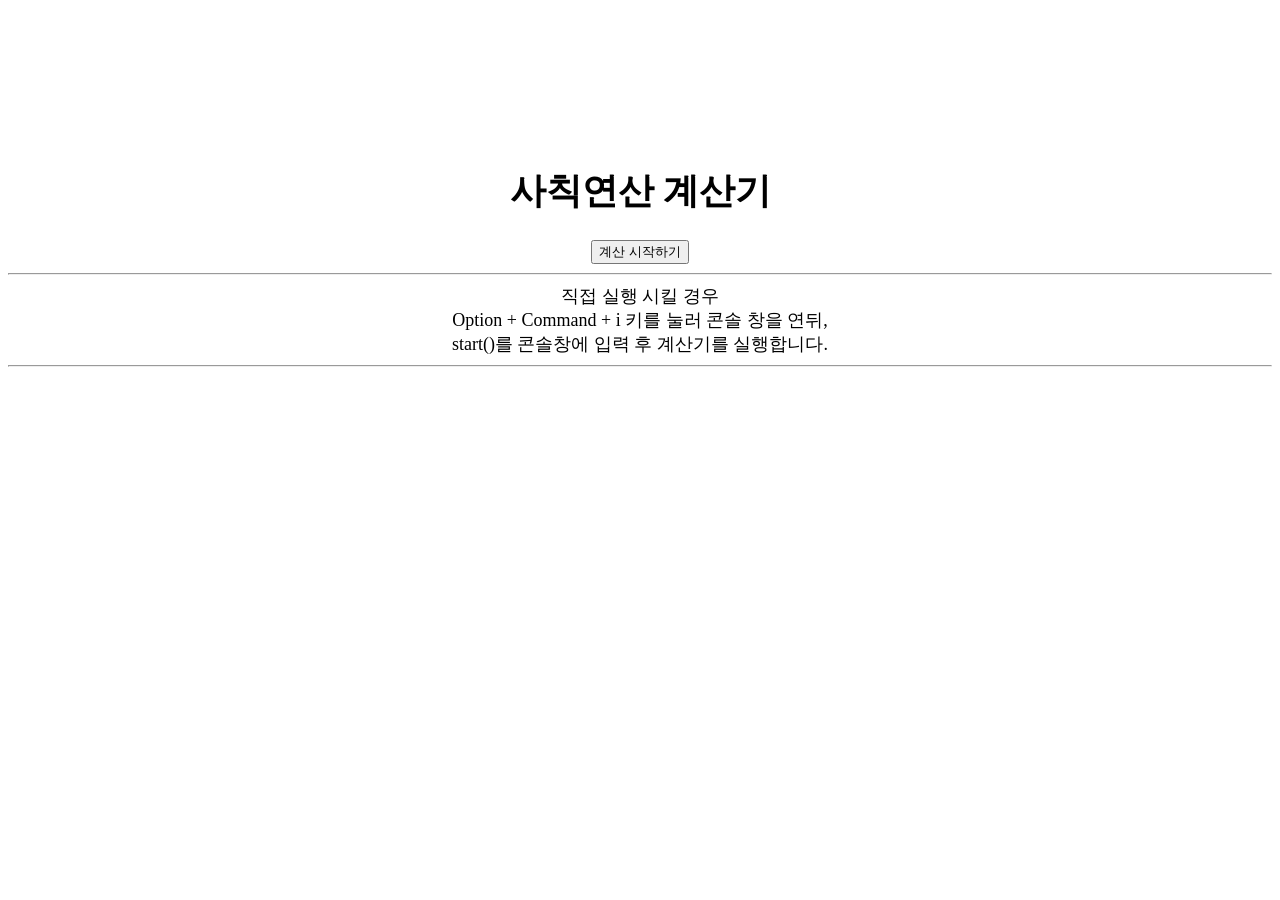
<file: JS/day2/index.html>
<!DOCTYPE html>
<html lang="ko">
<head>
    <meta charset="UTF-8">
    <title>사칙연산 계산기</title>
    <style>
        body {text-align: center; font-size: large; padding-top: 15vh;}
    </style>
</head>

<body>
    <h1>사칙연산 계산기</h1>
    <button onclick="start()">계산 시작하기</button>
    <div><hr>직접 실행 시킬 경우 
        <br> Option + Command + i 키를 눌러 콘솔 창을 연뒤,
        <br> start()를 콘솔창에 입력 후 계산기를 실행합니다. <hr></div>
    <script src="./calculator.js"></script>
</body>
</html>
</file>
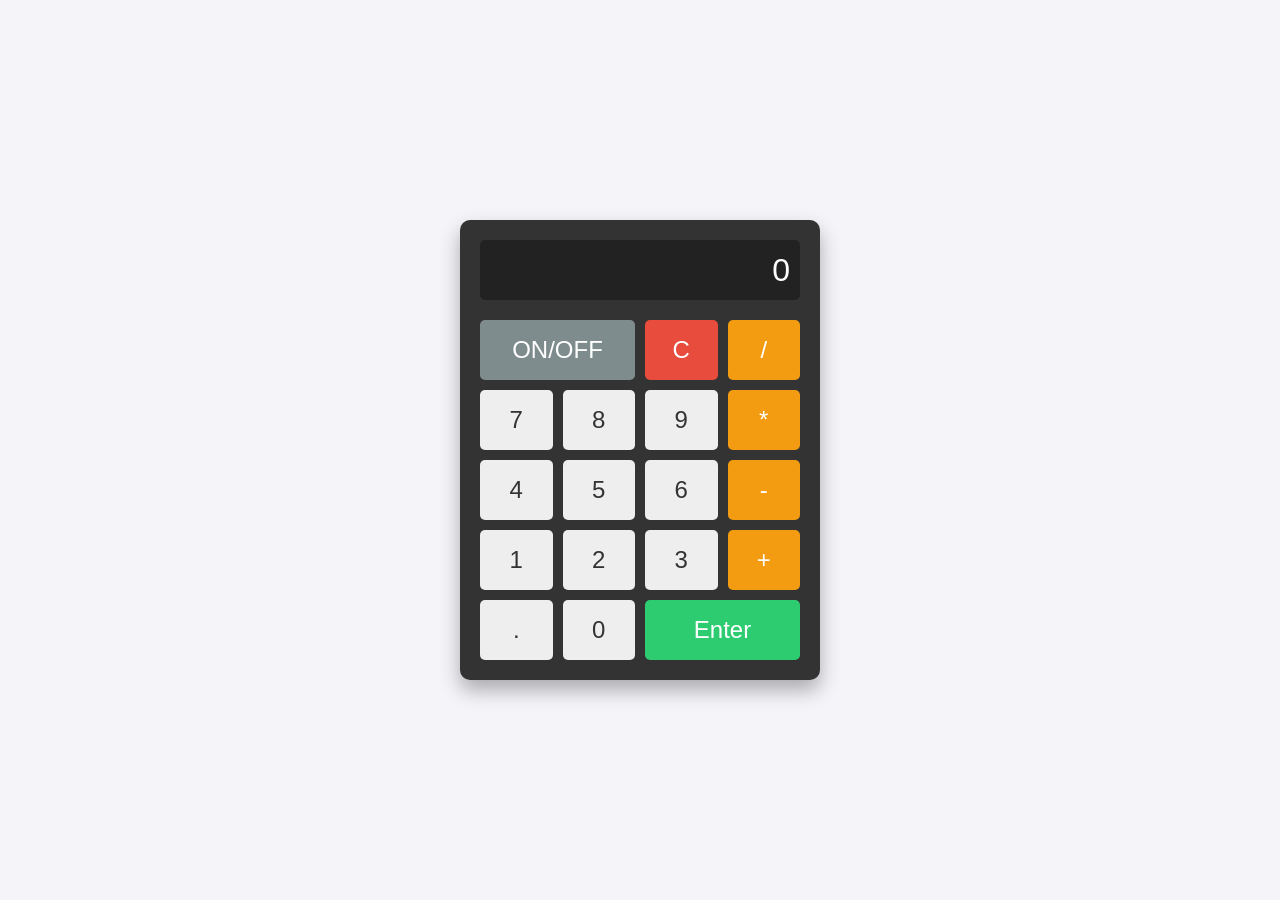
<file: JS/day3/caculator.html>
<!DOCTYPE html>
<html lang="ko">
<head>
    <meta charset="UTF-8">
    <meta name="viewport" content="width=device-width, initial-scale=1.0">
    <title>JS 사칙연산 계산기 v2</title>
    <link rel="stylesheet" href="calulator_style.css">
</head>
<body>

<div class="calculator">
    <input type="text" id="display" readonly value="0">
    <div class="buttons">
        <button class="on-off" onclick="togglePower()">ON/OFF</button>
        <button class="clear" onclick="clearDisplay()">C</button>
        <button class="operator" onclick="appendOperator('/')">/</button>

        <button class="number" onclick="appendNumber('7')">7</button>
        <button class="number" onclick="appendNumber('8')">8</button>
        <button class="number" onclick="appendNumber('9')">9</button>
        <button class="operator" onclick="appendOperator('*')">*</button>

        <button class="number" onclick="appendNumber('4')">4</button>
        <button class="number" onclick="appendNumber('5')">5</button>
        <button class="number" onclick="appendNumber('6')">6</button>
        <button class="operator" onclick="appendOperator('-')">-</button>

        <button class="number" onclick="appendNumber('1')">1</button>
        <button class="number" onclick="appendNumber('2')">2</button>
        <button class="number" onclick="appendNumber('3')">3</button>
        <button class="operator" onclick="appendOperator('+')">+</button>

        <button class="number" onclick="appendNumber('.')">.</button>
        <button class="number" onclick="appendNumber('0')">0</button>
        <button class="enter" onclick="performCalculate()">Enter</button>
    </div>
</div>

<script src="calculator_v2.js"></script>
</body>
</html>
</file>
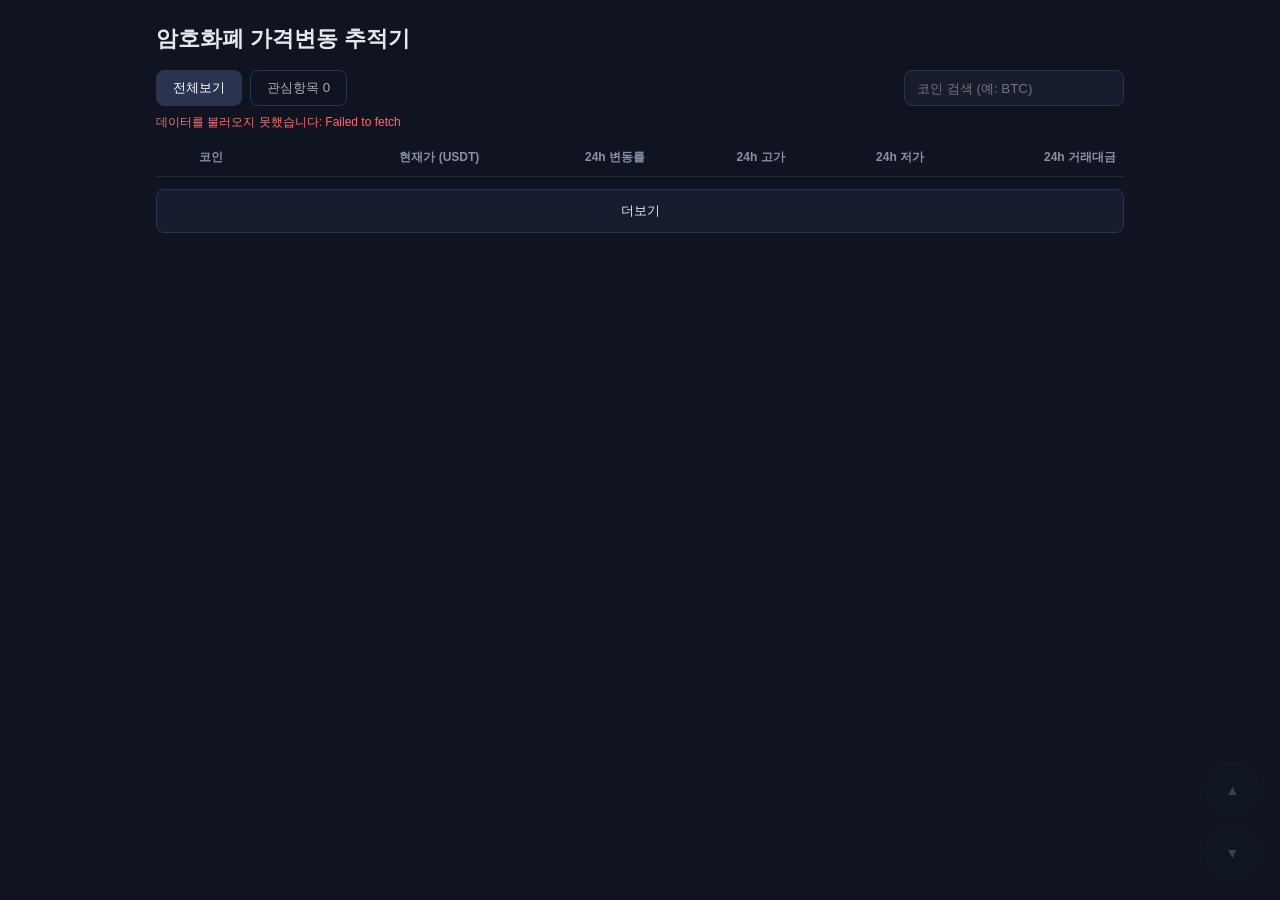
<file: JS/day4/automatic.html>
<!DOCTYPE html>
<html lang="ko">

<head>
    <meta charset="UTF-8" />
    <meta name="viewport" content="width=device-width, initial-scale=1.0" />
    <title>암호화폐 가격변동 추적기</title>
    <link rel="stylesheet" href="automatic_style.css" />
</head>

<body>
    <div class="container">
        <h1>암호화폐 가격변동 추적기</h1>

        <div class="toolbar">
            <div class="tabs">
                <button class="tab active" data-tab="all">전체보기</button>
                <button class="tab" data-tab="fav">관심항목 <span id="favCount">0</span></button>
            </div>
            <input id="search" type="text" placeholder="코인 검색 (예: BTC)" />
        </div>

        <div id="status" class="status">불러오는 중...</div>

        <table>
            <thead>
                <tr>
                    <th></th>
                    <th>코인</th>
                    <th class="num">현재가 (USDT)</th>
                    <th class="num">24h 변동률</th>
                    <th class="num">24h 고가</th>
                    <th class="num">24h 저가</th>
                    <th class="num">24h 거래대금</th>
                </tr>
            </thead>
            <tbody id="list"></tbody>
        </table>
        <button id="moreBtn" class="more-btn" hidden>더보기</button>
    </div>
    <div class="scroll-btns">
        <button id="scrollTopBtn" aria-label="맨 위로">▲</button>
        <button id="scrollBottomBtn" aria-label="맨 아래로">▼</button>
    </div>
    <script src="auto.js"></script>
</body>

</html>
</file>
<file: JS/day3/calulator_style.css>
body {
            display: flex;
            justify-content: center;
            align-items: center;
            height: 100vh;
            background-color: #f4f4f9;
            margin: 0;
            font-family: 'Arial', sans-serif;
}

.calculator {
    background-color: #333;
    padding: 20px;
    border-radius: 10px;
    box-shadow: 0px 10px 20px rgba(0, 0, 0, 0.3);
    width: 320px;
}

#display {
    width: 100%;
    height: 60px;
    background-color: #222;
    color: #fff;
    text-align: right;
    padding: 10px;
    font-size: 2rem;
    border: none;
    border-radius: 5px;
    margin-bottom: 20px;
    box-sizing: border-box;
}

.buttons {
    display: grid;
    grid-template-columns: repeat(4, 1fr);
    gap: 10px;
}

button {
    height: 60px;
    font-size: 1.5rem;
    border: none;
    border-radius: 5px;
    cursor: pointer;
    transition: background-color 0.2s, transform 0.1s;
}

button:active {
    transform: scale(0.95);
}

.number {
    background-color: #eee;
    color: #333;
}

.number:hover {
    background-color: #ddd;
}

.operator {
    background-color: #f39c12;
    color: white;
}

.operator:hover {
    background-color: #e67e22;
}

.enter {
    background-color: #2ecc71;
    color: white;
    grid-column: span 2;
}

.enter:hover {
    background-color: #27ae60;
}

.clear {
    background-color: #e74c3c;
    color: white;
}

.clear:hover {
    background-color: #c0392b;
}

.on-off {
    background-color: #7f8c8d;
    color: white;
    grid-column: span 2;
}

.on-off.on {
    background-color: #27ae60;
}

.on-off:hover {
    background-color: #95a5a6;
}
</file>
<file: JS/day4/automatic_style.css>
* {
    box-sizing: border-box;
}

body {
    margin: 0;
    font-family: -apple-system, "Segoe UI", "Noto Sans KR", sans-serif;
    background: #0f1420;
    color: #e6e8ee;
}

.container {
    max-width: 1000px;
    margin: 0 auto;
    padding: 24px 16px;
}

h1 {
    font-size: 22px;
    margin: 0 0 16px;
}

.toolbar {
    display: flex;
    justify-content: space-between;
    gap: 12px;
    flex-wrap: wrap;
    margin-bottom: 8px;
}

.tabs {
    display: flex;
    gap: 8px;
}

.tab {
    padding: 8px 16px;
    border: 1px solid #2a3350;
    border-radius: 8px;
    background: transparent;
    color: #aab;
    cursor: pointer;
}

.tab.active {
    background: #2a3350;
    color: #fff;
}

#search {
    padding: 8px 12px;
    border-radius: 8px;
    border: 1px solid #2a3350;
    background: #171d2e;
    color: #fff;
    min-width: 220px;
}

.status {
    font-size: 12px;
    color: #8890a8;
    margin: 8px 0;
}

.status.error {
    color: #ff6b6b;
}

table {
    width: 100%;
    border-collapse: collapse;
}

.more-btn {
    display: block;
    width: 100%;
    margin-top: 12px;
    padding: 12px;
    border: 1px solid #2a3350;
    border-radius: 8px;
    background: #171d2e;
    color: #e6e8ee;
    cursor: pointer;
}

.more-btn:hover {
    background: #2a3350;
}

th,
td {
    padding: 10px 8px;
    border-bottom: 1px solid #1f2740;
    text-align: left;
}

th {
    font-size: 12px;
    color: #8890a8;
    position: sticky;
    top: 0;
    background: #0f1420;
}

.num {
    text-align: right;
    font-variant-numeric: tabular-nums;
}

.star {
    cursor: pointer;
    color: #4a5372;
    font-size: 18px;
    user-select: none;
}

.star.on {
    color: #f5c542;
}

.symbol {
    font-weight: 600;
}

.symbol small {
    color: #8890a8;
    font-weight: 400;
}

.up {
    color: #ff5b5b;
}

/* 상승: 빨강 (한국식) */
.down {
    color: #4c8dff;
}

/* 하락: 파랑 */

.flash-up {
    animation: flashUp 0.6s;
}

.flash-down {
    animation: flashDown 0.6s;
}

@keyframes flashUp {
    from {
        background: rgba(255, 91, 91, 0.35);
    }

    to {
        background: transparent;
    }
}

@keyframes flashDown {
    from {
        background: rgba(76, 141, 255, 0.35);
    }

    to {
        background: transparent;
    }
}

.empty {
    text-align: center;
    color: #8890a8;
    padding: 40px 0;
}

.scroll-btns {
    position: fixed;
    right: 20px;
    bottom: 20px;
    display: flex;
    flex-direction: column;
    gap: 8px;
    z-index: 100;
}

.scroll-btns button {
    width: 55px;
    height: 55px;
    border: 1px solid #2a3350;
    border-radius: 50%;
    background: #171d2e;
    color: #e6e8ee;
    font-size: 14px;
    cursor: pointer;
    opacity: 0.2;
    /* 추가: 평소 20% */
    transition: opacity 0.2s;
    /* 추가: 부드럽게 변화 */
}

.scroll-btns button:hover {
    background: #2a3350;
    opacity: 1;
    /* 추가: 호버 시 100% */
}
</file>
